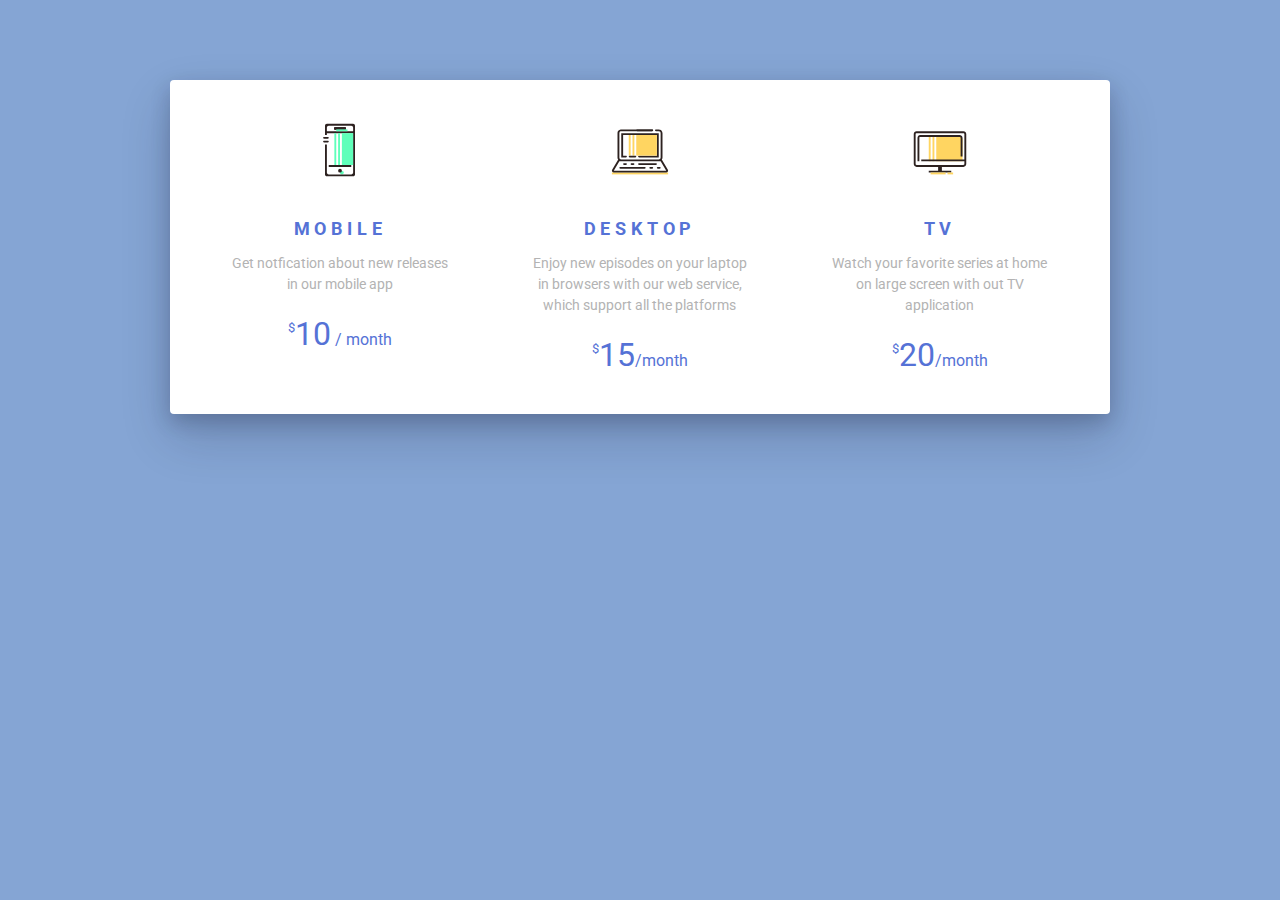
<file: Loop 1 - Step 1/assets/index.html>
<!DOCTYPE html>
<html lang="en">
<head>
  <meta charset="UTF-8">
  <meta name="viewport" content="width=device-width, initial-scale=1.0">
  <meta http-equiv="X-UA-Compatible" content="ie=edge">
  <title>Loop 1 - Step 1</title>
  <link href="https://fonts.googleapis.com/css?family=Roboto:400,500,700" rel="stylesheet">
  <link rel="stylesheet" href="./styles.css" />
</head>
<body>
  <!--
    Welcome to your first asset!

    You could've noticed there is a link to Roboto font in the head.
    You can use it in css by typing font-family: Roboto, sans-serif;
    and you can customize it by using font-weight (400, 500 etc. - numbers in the link tag)

    Good luck and have fun!
  -->
  <div class="component-loop1-wrapper">
    <div class="item">
      <svg version="1.1" id="Capa_1" xmlns="http://www.w3.org/2000/svg" xmlns:xlink="http://www.w3.org/1999/xlink" x="0px" y="0px"
          width="32px" height="32px" viewBox="0 0 32 32" enable-background="new 0 0 32 32" xml:space="preserve">
      <circle fill="#5FFFBA" cx="17" cy="28" r="1"/>
      <rect x="13" y="4" fill="#2D2220" width="6" height="1"/>
      <g>
        <path fill="#2D2220" d="M13,4v1h6V4H13z M13,4v1h6V4H13z M13,4v1h6V4H13z M13,4v1h6V4H13z M10,24v1h12v-1H10z M13,4v1h6V4H13z
            M10,24v1h12v-1H10z M13,4v1h6V4H13z M10,24v1h12v-1H10z M23,2H9C8.45,2,8,2.45,8,3v5h1V7h14v21c0,0.55-0.45,1-1,1H10
          c-0.55,0-1-0.45-1-1V13H8v16c0,0.55,0.45,1,1,1h14c0.55,0,1-0.45,1-1V3C24,2.45,23.55,2,23,2z M23,6H9V4c0-0.55,0.45-1,1-1h12
          c0.55,0,1,0.45,1,1V6z M22,24H10v1h12V24z M13,5h6V4h-6V5z M10,24v1h12v-1H10z M13,4v1h6V4H13z M13,4v1h6V4H13z M13,4v1h6V4H13z
            M13,4v1h6V4H13z"/>
        <rect x="13" y="4" fill="#2D2220" width="6" height="1"/>
      </g>
      <rect x="13" y="4" fill="#2D2220" width="6" height="1"/>
      <rect x="13" y="4" fill="#2D2220" width="6" height="1"/>
      <rect x="14" y="5" fill="#5FFFBA" width="6" height="1"/>
      <rect x="15" y="7" fill="#5FFFBA" width="1" height="17"/>
      <rect x="13" y="7" fill="#5FFFBA" width="1" height="17"/>
      <rect x="17" y="7" fill="#5FFFBA" width="6" height="17"/>
      <circle fill="#2D2220" cx="16" cy="27" r="1"/>
      <path fill="#2D2220" d="M10,9.5C10,9.224,9.776,9,9.5,9h-2C7.224,9,7,9.224,7,9.5l0,0C7,9.776,7.224,10,7.5,10h2
        C9.776,10,10,9.776,10,9.5L10,9.5z"/>
      <path fill="#2D2220" d="M10,11.5c0-0.276-0.224-0.5-0.5-0.5h-2C7.224,11,7,11.224,7,11.5l0,0C7,11.776,7.224,12,7.5,12h2
        C9.776,12,10,11.776,10,11.5L10,11.5z"/>
      </svg>
      <h2>Mobile</h2>
      <p>Get notfication about new releases in our mobile app</p>
      <sup>$</sup><span class="price_value">10</span><span> / month</span>
    </div>
    <div class="item">
      <svg version="1.1" id="Capa_1" xmlns="http://www.w3.org/2000/svg" xmlns:xlink="http://www.w3.org/1999/xlink" x="0px" y="0px"
          width="32px" height="32px" viewBox="0 0 32 32" enable-background="new 0 0 32 32" xml:space="preserve">
      <path fill="#2D2220" d="M26,7v13H15.5c-0.28,0-0.5-0.22-0.5-0.5s0.22-0.5,0.5-0.5H25V8H7v11h1.5C8.78,19,9,19.22,9,19.5
        S8.78,20,8.5,20H6V7H26z"/>
      <rect x="14" y="8" fill="#FFD561" width="11" height="11"/>
      <rect x="12" y="8" fill="#FFD561" width="1" height="11"/>
      <rect x="10" y="8" fill="#FFD561" width="1" height="11"/>
      <rect x="1" y="28" fill="#FFD561" width="30" height="1"/>
      <path fill="#2D2220" d="M23,5.5C23,5.78,22.78,6,22.5,6h-8C14.22,6,14,5.78,14,5.5S14.22,5,14.5,5h8C22.78,5,23,5.22,23,5.5z"/>
      <path fill="#2D2220" d="M30.86,26.49l-3-5c-0.061-0.101-0.141-0.19-0.23-0.26C27.85,20.94,28,20.55,28,20V7c0,0,0-2-2-2s-2,0-2,0
        h0.5C24.22,5,24,5.22,24,5.5S24.22,6,24.5,6H26c0.81,0,0.99,0.55,1,1v13c0,0.81-0.55,0.99-1,1H6c-0.81,0-0.99-0.55-1-1V7
        c0-0.81,0.55-0.99,1-1h16.5C22.779,6,23,5.78,23,5.5S22.779,5,22.5,5H6c0,0-2,0-2,2v13c0,0,0,0.66,0.38,1.22
        c-0.09,0.07-0.18,0.16-0.24,0.271l-3,5c-0.18,0.3-0.19,0.689-0.01,1C1.31,27.81,1.64,28,2,28h28c0.36,0,0.69-0.19,0.87-0.51
        C31.05,27.18,31.04,26.79,30.86,26.49z M2,27l3-5h22l3,5H2z"/>
      <path fill="#2D2220" d="M14,19.5c0-0.276-0.224-0.5-0.5-0.5h-3c-0.276,0-0.5,0.224-0.5,0.5l0,0c0,0.276,0.224,0.5,0.5,0.5h3
        C13.776,20,14,19.776,14,19.5L14,19.5z"/>
      <path fill="#2D2220" d="M19,25.5c0-0.276-0.224-0.5-0.5-0.5h-13C5.224,25,5,25.224,5,25.5l0,0C5,25.776,5.224,26,5.5,26h13
        C18.776,26,19,25.776,19,25.5L19,25.5z"/>
      <path fill="#2D2220" d="M23,25.5c0-0.276-0.224-0.5-0.5-0.5h-1c-0.276,0-0.5,0.224-0.5,0.5l0,0c0,0.276,0.224,0.5,0.5,0.5h1
        C22.776,26,23,25.776,23,25.5L23,25.5z"/>
      <path fill="#2D2220" d="M27,25.5c0-0.276-0.224-0.5-0.5-0.5h-1c-0.276,0-0.5,0.224-0.5,0.5l0,0c0,0.276,0.224,0.5,0.5,0.5h1
        C26.776,26,27,25.776,27,25.5L27,25.5z"/>
      <path fill="#2D2220" d="M25,23.5c0-0.276-0.224-0.5-0.5-0.5h-9c-0.276,0-0.5,0.224-0.5,0.5l0,0c0,0.276,0.224,0.5,0.5,0.5h9
        C24.776,24,25,23.776,25,23.5L25,23.5z"/>
      <path fill="#2D2220" d="M13,23.5c0-0.276-0.224-0.5-0.5-0.5h-1c-0.276,0-0.5,0.224-0.5,0.5l0,0c0,0.276,0.224,0.5,0.5,0.5h1
        C12.776,24,13,23.776,13,23.5L13,23.5z"/>
      <path fill="#2D2220" d="M9,23.5C9,23.224,8.776,23,8.5,23h-1C7.224,23,7,23.224,7,23.5l0,0C7,23.776,7.224,24,7.5,24h1
        C8.776,24,9,23.776,9,23.5L9,23.5z"/>
      </svg>
      <h2>Desktop</h2>
      <p>Enjoy new episodes on your laptop in browsers with our web service, which support all the platforms</p>
      <sup>$</sup><span class="price_value">15</span><span>/month</span>
    </div>
    <div class="item">
      <svg version="1.1" id="Capa_1" xmlns="http://www.w3.org/2000/svg" xmlns:xlink="http://www.w3.org/1999/xlink" x="0px" y="0px"
          width="32px" height="32px" viewBox="0 0 32 32" enable-background="new 0 0 32 32" xml:space="preserve">
      <rect x="12" y="8" fill="#FFD561" width="1" height="14"/>
      <rect x="10" y="8" fill="#FFD561" width="1" height="14"/>
      <path fill="#FFD561" d="M14,8v14h14V10c0,0-1-2-2-2H14z"/>
      <g>
        <path fill="#2D2220" d="M28.5,6h-25C2.67,6,2,6.67,2,7.5v16C2,24.33,2.67,25,3.5,25H15v2h-5v1h12v-1h-5v-2h11.5
          c0.83,0,1.5-0.67,1.5-1.5v-16C30,6.67,29.33,6,28.5,6z M29,21H6v1h23v1.5c0,0.28-0.22,0.5-0.5,0.5h-25C3.22,24,3,23.78,3,23.5v-16
          C3,7.22,3.22,7,3.5,7h25C28.78,7,29,7.22,29,7.5V21z"/>
      </g>
      <g>
        <path fill="#2D2220" d="M28,9.5v10h-1v-10c0-0.4-0.28-0.49-0.51-0.5H5.5C5.1,9,5.01,9.27,5,9.51V22H4V9.5C4,8.9,4.4,8,5.5,8h21
          C27.1,8,28,8.4,28,9.5z"/>
      </g>
      <rect x="11" y="28" fill="#FFD561" width="8" height="1"/>
      <rect x="20" y="28" fill="#FFD561" width="3" height="1"/>
      </svg>
      <h2>TV</h2>
      <p>Watch your favorite series at home on large screen with out TV application</p>
      <sup>$</sup><span class="price_value">20</span><span>/month</span>
    </div>
  </div>

</body>
</html>
</file>
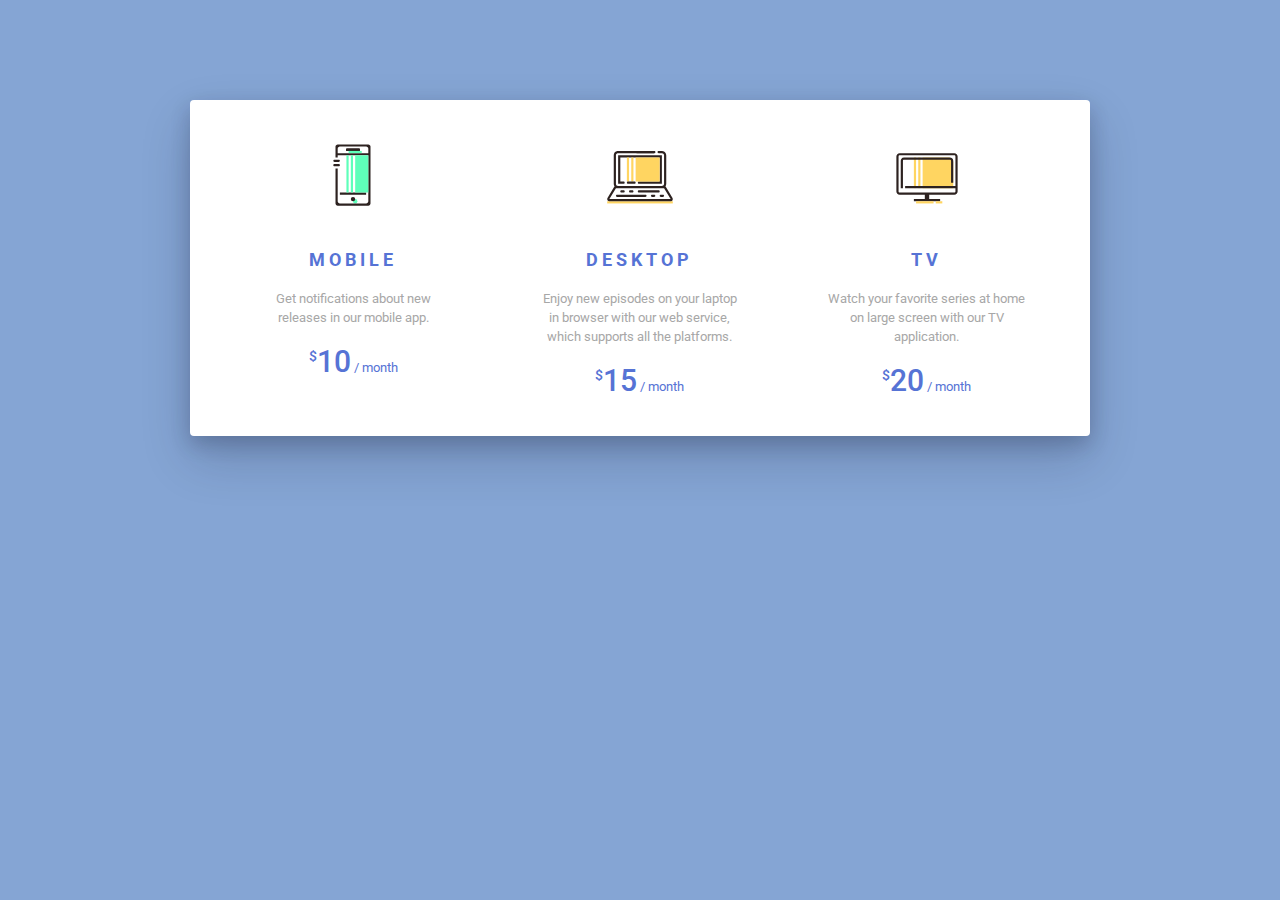
<file: Loop 1 - Step 1/solution/index.html>
<!DOCTYPE html>
<html lang="en">
<head>
  <meta charset="UTF-8">
  <meta name="viewport" content="width=device-width, initial-scale=1.0">
  <meta http-equiv="X-UA-Compatible" content="ie=edge">
  <title>Loop 1 - Step 1</title>
  <link href="https://fonts.googleapis.com/css?family=Roboto:400,500,700" rel="stylesheet">
  <link rel="stylesheet" href="./styles.css" />
</head>
<body>
  <!--
    Hints:

    1.
    You can notice opening and closing comments between the columns in the code.
    They are used in order to remove offsets between inline-block elements.
    That happens cause they are partly inline, so browser parses them as words in a sentence
    and adding a new line in the code counts as a space symbol for browser.
    Thus we are removing such spaces using comments.

    2.
    Columns contents have different texts and icons but their code is the same for all 3 the cases.
    That makes these contents reusable in any context.
    Whether it's wrapped in a column or used in any other way - it keeps its structure the same.
  -->

  <div class="root">
    <div class="card">
      <a href="#" class="item">
        <img class="item__image" src="./img/device.svg" />
        <h2 class="item__title">
          Mobile
        </h2>
        <p class="item__text">
          Get notifications about new releases in our mobile app.
        </p>
        <div class="item__price">
          <span class="item__value"><sup class="item__currency">$</sup>10</span>
          / month
        </div>
      </a><!--
      --><a href="#" class="item">
        <img class="item__image" src="./img/laptop.svg" />
        <h2 class="item__title">
          Desktop
        </h2>
        <p class="item__text">
          Enjoy new episodes on your laptop in browser with our web service, which supports all the platforms.
        </p>
        <div class="item__price">
          <span class="item__value"><sup class="item__currency">$</sup>15</span>
          / month
        </div>
      </a><!--
      --><a href="#" class="item">
        <img class="item__image" src="./img/monitor.svg" />
        <h2 class="item__title">
          TV
        </h2>
        <p class="item__text">
          Watch your favorite series at home on large screen with our TV application.
        </p>
        <div class="item__price">
          <span class="item__value"><sup class="item__currency">$</sup>20</span>
          / month
        </div>
      </a>
    </div>
  </div>
</body>
</html>
</file>
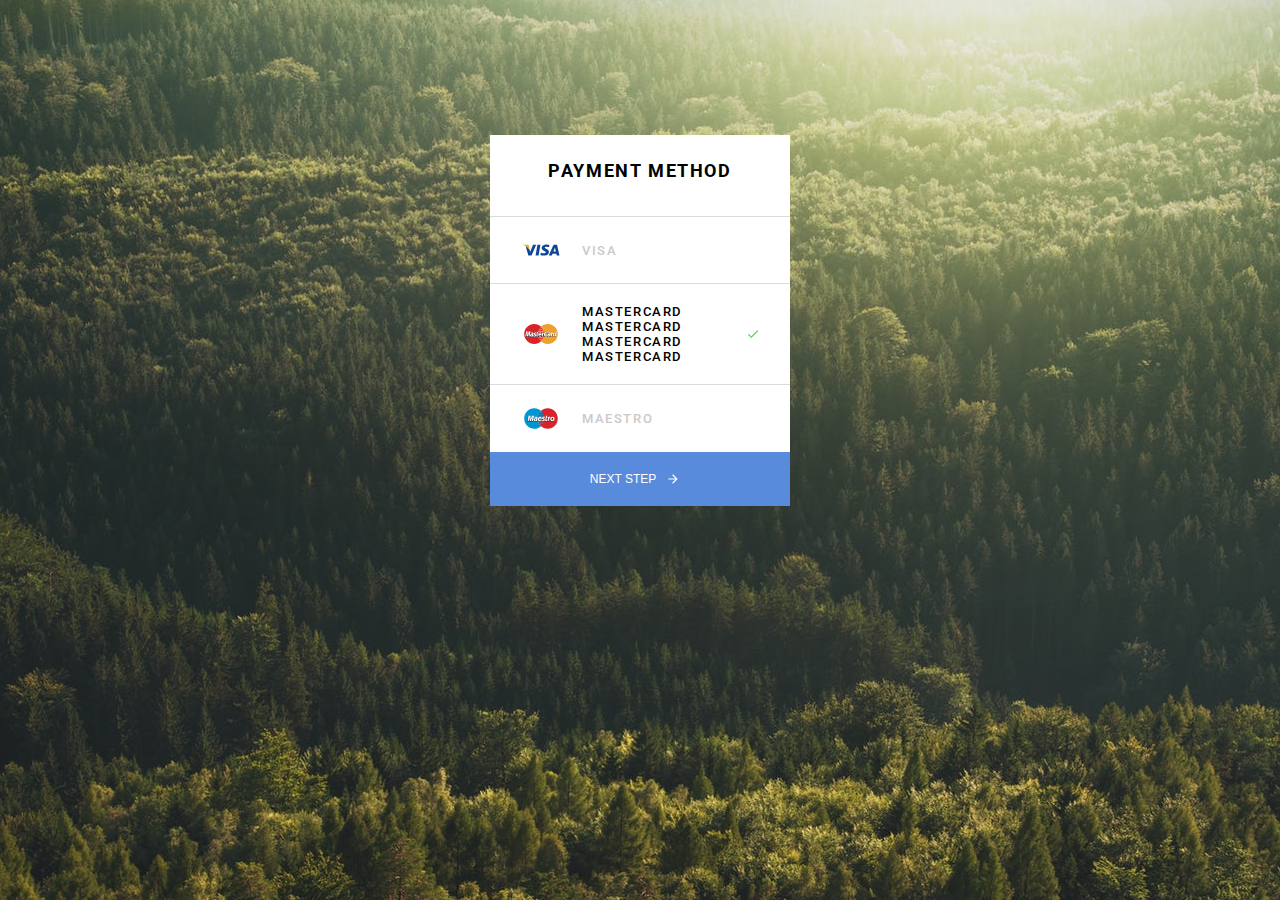
<file: Loop 1 - Step 2/assets/index.html>
<!DOCTYPE html>
<html lang="en">
<head>
  <meta charset="UTF-8">
  <meta name="viewport" content="width=device-width, initial-scale=1.0">
  <meta http-equiv="X-UA-Compatible" content="ie=edge">
  <title>Loop 1 - Step 2</title>
  <link href="https://fonts.googleapis.com/css?family=Roboto:400,500,700" rel="stylesheet">
  <link rel="stylesheet" href="./styles.css" />
</head>
<body>

  <div class="header__fullscreen">
    <div class="wrapper">
      <div class="form_header">
        
        <h2 class="form_header__title">Payment Method</h2>
      </div>
      <form class="form_payments">
          <div class="form_payments__payment-type">
            <img class="payment-type__image" src="./img/visa.svg" />
            <span class="payment-type__vendor-text">Visa</span>
            
          </div>
          <div class="form_payments__payment-type checked">
            <img class="payment-type__image" src="./img/mastercard.svg" />
            <span class="payment-type__vendor-text">Mastercard Mastercard Mastercard Mastercard</span>
            <img class="payment-type__check-image" src="./img/check.svg" />
          </div>
          <div class="form_payments__payment-type">
            <img class="payment-type__image" src="./img/maestro.svg" />
            <span class="payment-type__vendor-text">Maestro</span>
          </div>

          <button class="form_payments__button">
              <span>Next Step</span>
              <img class="form_payments__button-image" src="./img/arrow.svg" />

          </button>
      </form>
      
      
    </div>
  </div>
  
</body>
</html>
</file>
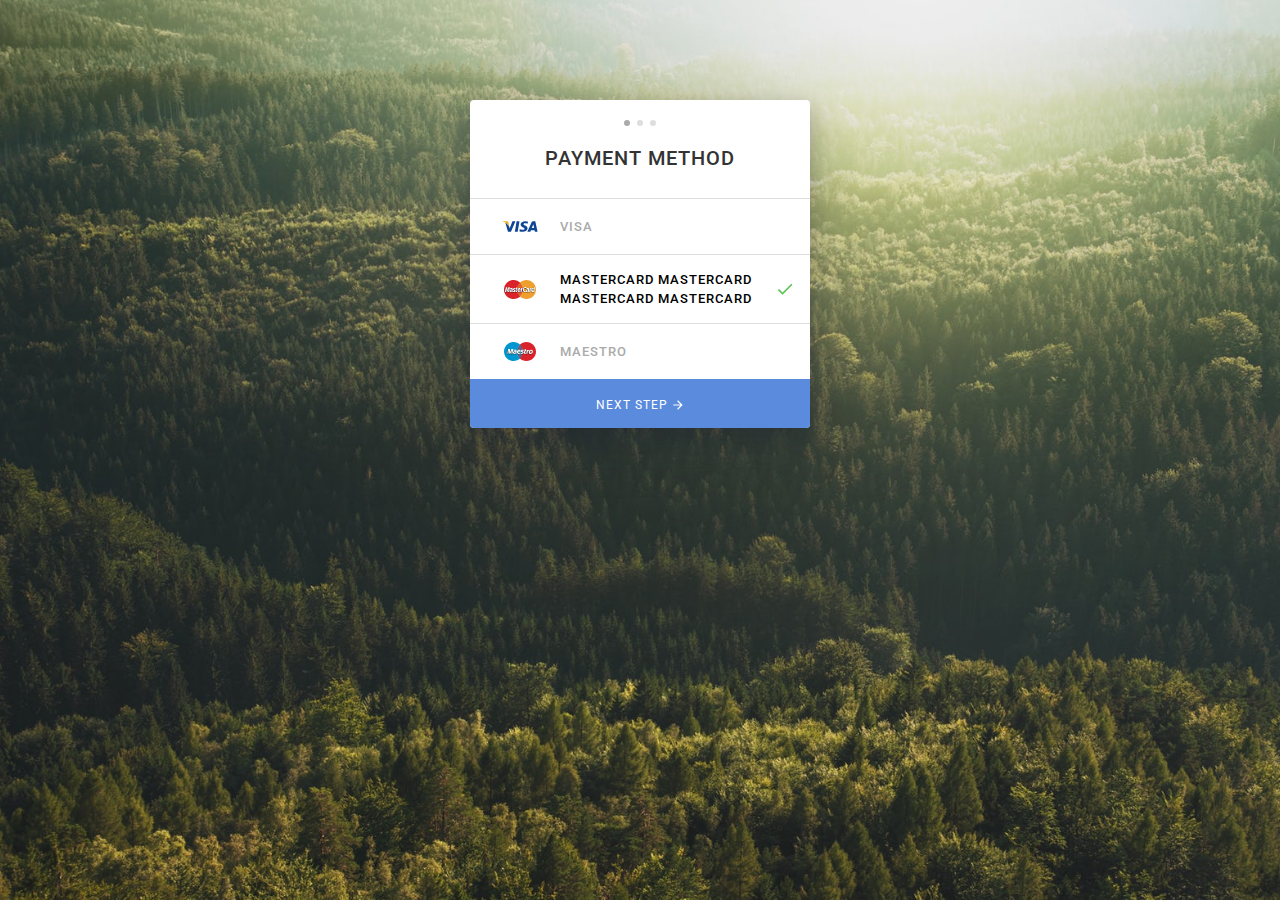
<file: Loop 1 - Step 2/solution/source/index.html>
<!DOCTYPE html>
<html lang="en">
<head>
  <meta charset="UTF-8">
  <meta name="viewport" content="width=device-width, initial-scale=1.0">
  <meta http-equiv="X-UA-Compatible" content="ie=edge">
  <title>Loop 1 - Step 2</title>
  <link href="https://fonts.googleapis.com/css?family=Roboto:400,500,700" rel="stylesheet">
  <link rel="stylesheet" href="./styles.css" />
</head>
<body>
  <!--
    Hints:

    1.
    You can find classes like dots__item dots__item_active in the code.
    This css naming method is called BEM and you can easily find some information
    about it in the Google.
    _active part means we are modifying the original class by changing current
    or adding some new styles to the element.
    It is used to prevent copy-pasting the same code over and over again as default
    styles for element are applied by the dots__item class.

    2.
    Flex is used for options__item in order to prevent the code break when option
    contains more text.
    You cannot be sure that there won't be a longer name at some point in the future.
    Even if design has only 1-word names for now.
  -->

  <div class="root">
    <div class="card">
      <div class="card__top">
        <div class="dots card__dots">
          <div class="dots__item dots__item_active"></div>
          <div class="dots__item"></div>
          <div class="dots__item"></div>
        </div>

        <div class="card__title">
          Payment Method
        </div>
      </div>

      <div class="options">
        <div class="options__item">
          <img src="./img/visa.svg" alt="" class="options__icon" />
          <span class="options__text">Visa</span>
        </div>
        <div class="options__item options__item_active">
          <img src="./img/mastercard.svg" alt="" class="options__icon" />
          <span class="options__text">Mastercard Mastercard Mastercard Mastercard</span>
        </div>
        <div class="options__item">
          <img src="./img/maestro.svg" alt="" class="options__icon" />
          <span class="options__text">Maestro</span>
        </div>
      </div>

      <a class="button" href="#action">
        <span class="button__text">
          Next Step
        </span>
        <img class="button__icon" src="./img/arrow.svg" />
      </a>
    </div>
  </div>
</body>
</html>
</file>
<file: Loop 1 - Step 1/assets/styles.css>
body {
  background-color: rgb(133, 165, 212);
  font-family: Roboto;
}

.component-loop1-wrapper {
  display: flex;
  flex-wrap: wrap;
  justify-content: space-around;
  padding: 20px;
  background-color: rgb(255, 255, 255);
  max-width: 900px;
  border-radius: 4px;
  box-shadow: 0 22px 50px rgba(14,21,47, .2), 0 8px 20px rgba(14,21,47, .2);
  margin: 80px auto;
  
}

.component-loop1-wrapper .item {
  max-width: 33.3%;
  min-width: 200px;
  text-align: center;
  padding: 20px 0px;
  border-radius: 8px;
}

.component-loop1-wrapper .item:hover {
  background-color: rgba(0,0,0,0.03);
  cursor: pointer;
}

.component-loop1-wrapper .item h2 {
  font-weight: 700;
  color: rgb(85, 114, 214);
  flex-grow: 1;
  text-transform: uppercase;
  letter-spacing: 0.3rem;
  font-size: 1.1rem;
  padding-top: 20px;
}

.component-loop1-wrapper .item p {
  font-weight: 400;
  font-size: 0.85rem;
  color: rgb(179, 179, 179);
  max-width: 73%;
  margin: auto;
  padding-bottom: 20px;
  line-height: 1.3rem
}

.item svg {
  min-width: 60px;
  min-height: 60px
}

.item span {
  color: rgb(85, 114, 214);
}

.item sup {
  font-size: .83rem;
  line-height: 0.5rem;
  vertical-align: baseline;
  position: relative;
  top: -0.8rem;
  color: rgb(85, 114, 214);
}

.item .price_value {
  font-size: 2rem;
}
</file>
<file: Loop 1 - Step 1/solution/styles.css>
body {
  margin: 0;
  padding: 0;
  background: #85A5D4;
  font-family: Roboto, sans-serif;
  font-size: 13px;
  line-height: 19px;
}

.root {
  width: 900px;
  margin: 100px auto;
}

.card {
  border-radius: 4px;
  background: #fff;
  padding: 20px;
  box-shadow: 0 22px 50px rgba(14,21,47, .2), 0 8px 20px rgba(14,21,47, .2);
}

.item {
  display: inline-block;
  vertical-align: top;
  width: 33.33%;
  padding: 20px 40px;
  text-align: center;
  box-sizing: border-box;
  text-decoration: none;
  color: #5673D5;
  border-radius: 4px;
  transition: background 0.15s ease-in-out;
}

.item:hover {
  background: #f6f6f6;
}

.item__image {
  width: 70px;
  margin-bottom: 20px;
}

.item__title {
  text-transform: uppercase;
  font-size: 18px;
  font-weight: 700;
  letter-spacing: 4px;
}

.item__text {
  margin: 20px 0;
  color: #A7A7A7;
}

.item__value {
  font-size: 30px;
  font-weight: 500;
}

.item__currency {
  font-size: 14px;
}
</file>
<file: Loop 1 - Step 2/assets/styles.css>
body {
  margin: 0px;
  padding: 0px;

  letter-spacing: 0.1rem;

  font-family: "Roboto", sans-serif;
  font-size: 13px;
}

.header__fullscreen {
  height: 100vh;

  background: url(./img/background.jpg) no-repeat center;
  /* display: flex; */
}

.wrapper {
  position: relative;
  top: 15%;
  /* height: 340px; */

  display: flex;
  overflow: hidden;
  flex-direction: column;

  width: 300px;
  margin: 0 auto;

  text-align: center;

  background-color: #fff;
}

.form_payments__payment-type {
  display: flex;
  align-items: center;
  flex-direction: row;

  padding: 20px 10px;

  text-align: left;
  text-transform: uppercase;

  color: rgb(202, 202, 202);
  border-top: 1px rgb(219, 219, 219) solid;

  font-weight: 500;
}

.form_payments__payment-type.checked {
  color: black;
}

.form_payments__payment-type:hover {
  background-color: rgb(242, 242, 242);
}

.form_payments__button {
  display: flex;
  align-items: center;
  flex-direction: row;
  justify-content: center;

  width: 100%;
  padding: 20px 0;

  text-transform: uppercase;

  color: white;
  border: 0px;
  background-color: rgb(89, 139, 221);

  font-size: 12px;
  font-weight: 500;
}

.form_payments__button:active {
  margin-top: 4px;
  padding-bottom: 16px;
  /* margin-top: 4px; */
}

.form_payments__button:focus {
  outline: none;
}

.payment-type__image {
  width: 15%;
  margin: 0px 20px;
}

.payment-type__check-image {
  width: 5%;
  margin: 0px 20px;
}

.payment-type__vendor-text {
  width: 60%;
}

.form_header__title {
  padding: 10px 0px 20px 0px;

  text-transform: uppercase;

  font-size: 18px;
}

.form_payments__button-image {
  width: 14px;
  margin: 0 10px;
}
</file>
<file: Loop 1 - Step 2/solution/source/styles.css>
html {
  min-height: 100%;
}

body {
  margin: 0;
  padding: 0;
  background: #2f2f2f url('./img/background.jpg') 50%;
  background-size: cover;
  font-family: Roboto, sans-serif;
  font-size: 13px;
  line-height: 19px;
  color: #333;
  min-height: 100%;
}

.root {
  width: 340px;
  margin: 100px auto;
}

.card {
  border-radius: 4px;
  background: #fff;
  box-shadow: 0 22px 50px rgba(14,21,47, .2), 0 8px 20px rgba(14,21,47, .2);
  overflow: hidden;
}

.card__top {
  padding: 20px 20px 30px;
  text-align: center;
}

.card__dots {
  margin-bottom: 10px;
}

.card__title {
  text-transform: uppercase;
  font-size: 20px;
  font-weight: 500;
  letter-spacing: 1px;
}

.dots__item {
  width: 6px;
  height: 6px;
  border-radius: 50%;
  background: #dedede;
  display: inline-block;
  vertical-align: top;
  margin: 0 2px;
}

.dots__item_active {
  background: #aaa;
}

.options {
  border-top: 1px solid #dedede;
}

.options__item {
  border-bottom: 1px solid #dedede;
  padding: 15px 45px 15px 30px;
  cursor: pointer;
  transition: background 0.15s ease-in-out;
  position: relative;
  display: flex;
  align-items: center;
}

.options__item_active .options__text {
  color: #000;
}

.options__item_active::after {
  content: '';
  position: absolute;
  right: 15px;
  top: 50%;
  margin-top: -10px;
  background: url('./img/check.svg');
  width: 20px;
  height: 20px;
  background-size: contain;
}

.options__item:last-child {
  border-bottom: 0;
}

.options__item:hover {
  background: #f1f1f1;
}

.options__icon {
  width: 40px;
  margin-right: 20px;
}

.options__text {
  text-transform: uppercase;
  font-weight: 500;
  letter-spacing: 1px;
  color: #aaa;
  flex-grow: 1;
}

.button {
  background: #5A8BDD;
  color: #fff;
  display: block;
  text-decoration: none;
  text-align: center;
  padding: 15px;
  transition: background 0.15s ease-in-out;
  position: relative;
}

.button:hover {
  background: #558EF3;
}

.button:active {
  top: 1px;
}

.button__text {
  text-transform: uppercase;
  font-size: 12px;
  line-height: 16px;
  letter-spacing: 1px;
  display: inline-block;
  vertical-align: middle;
}

.button__icon {
  height: 14px;
  display: inline-block;
  vertical-align: middle;
}
</file>
